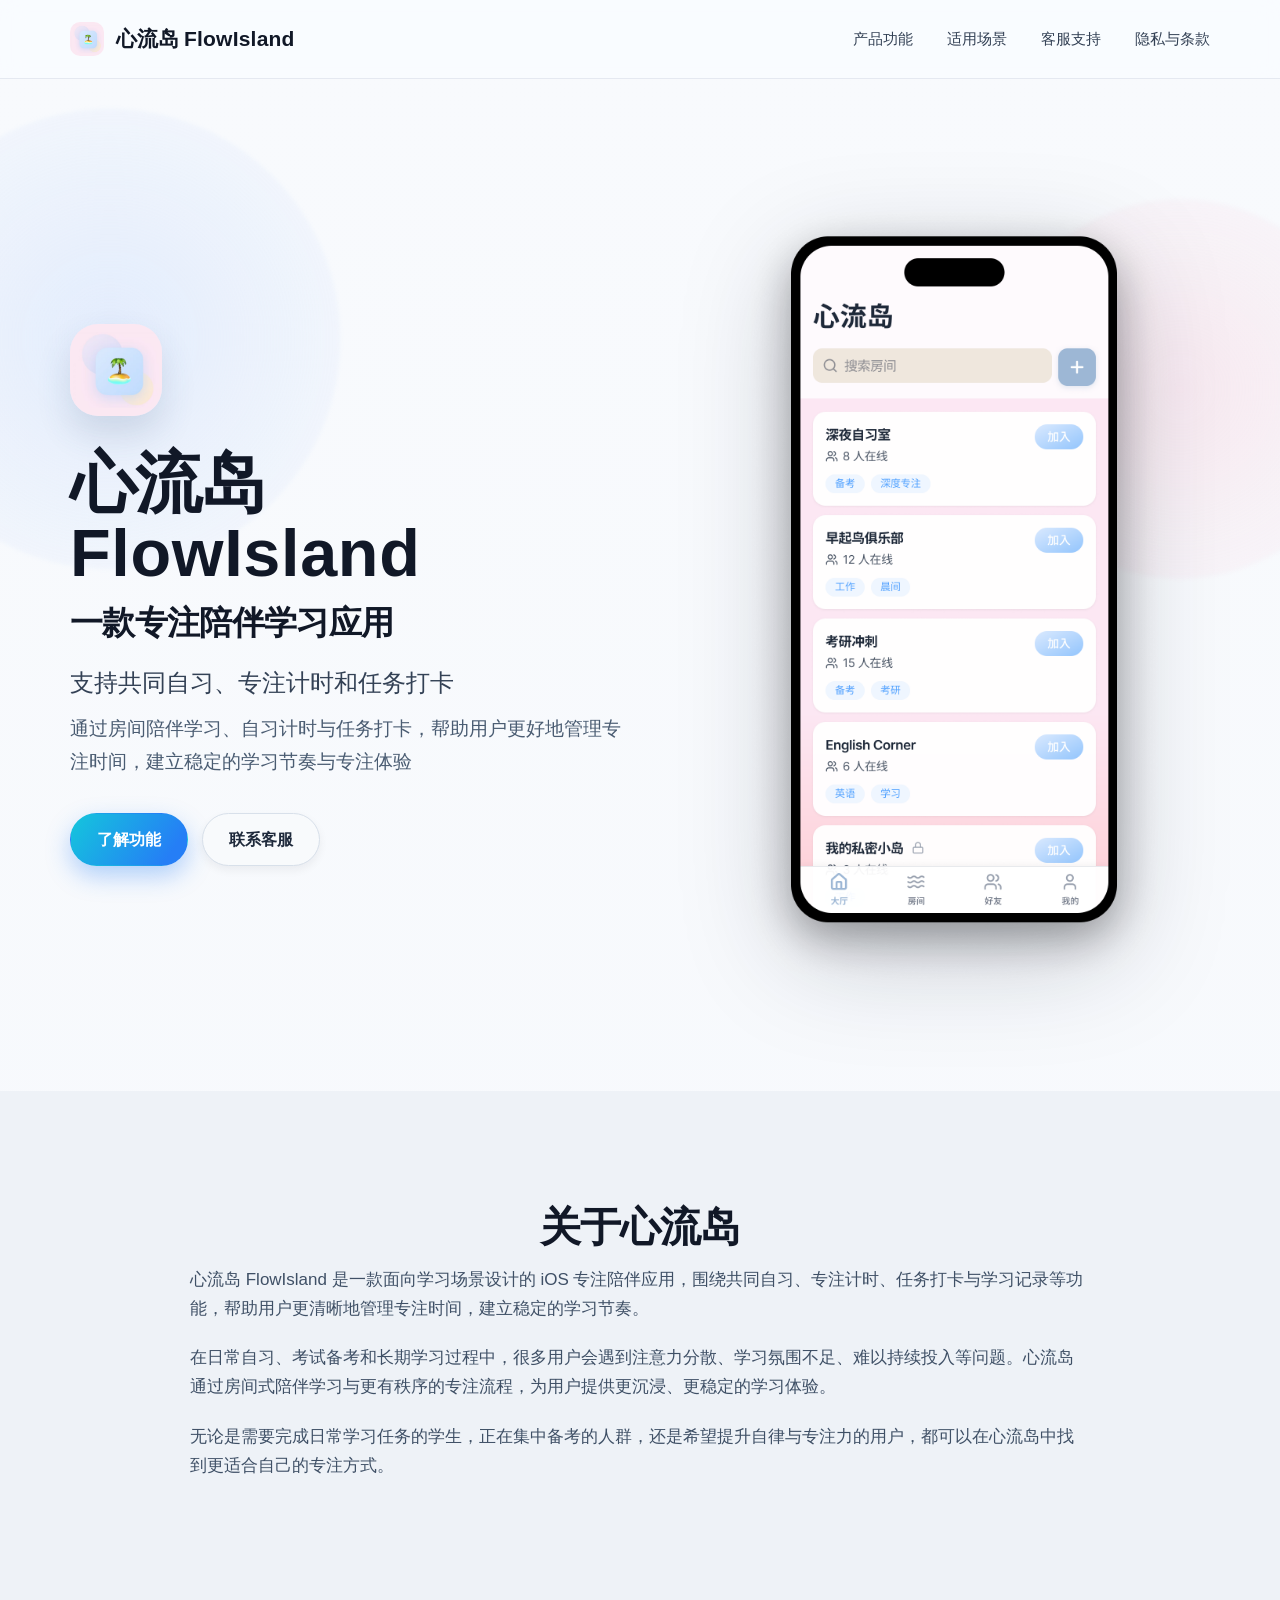
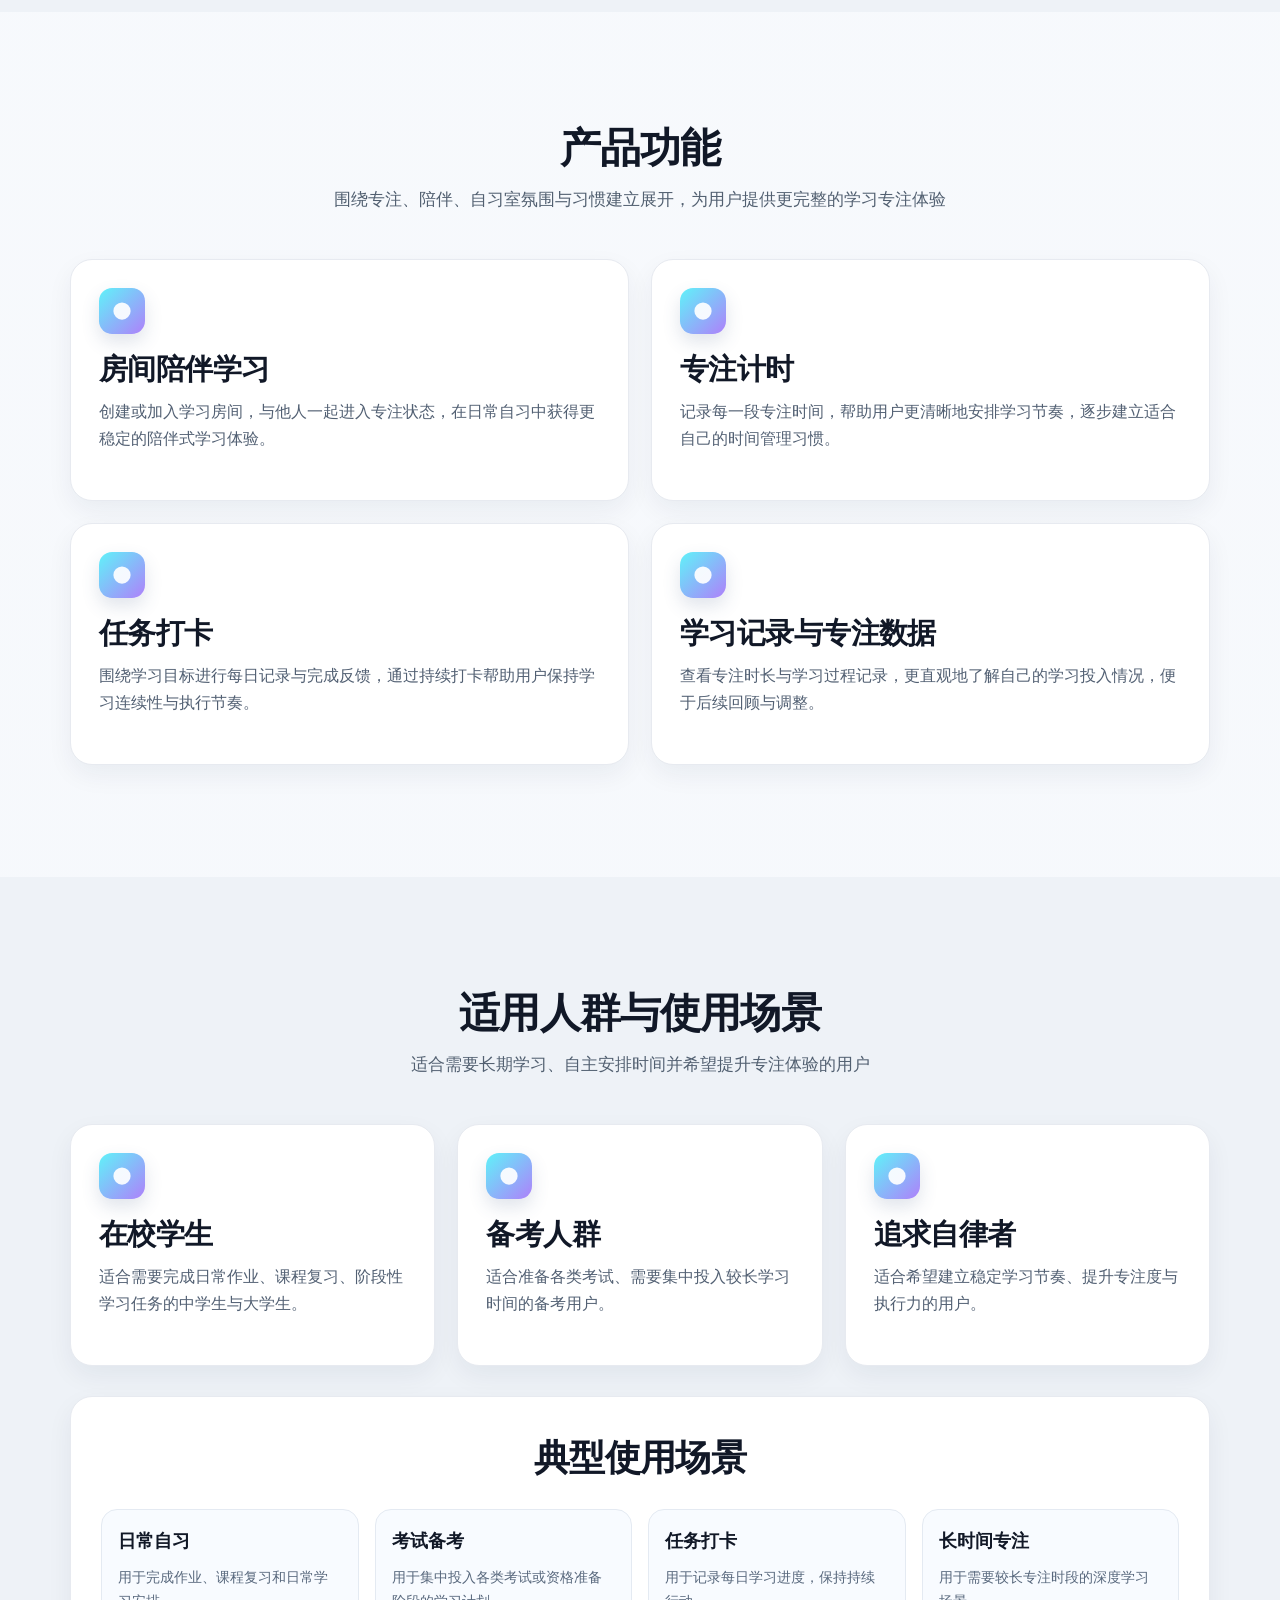
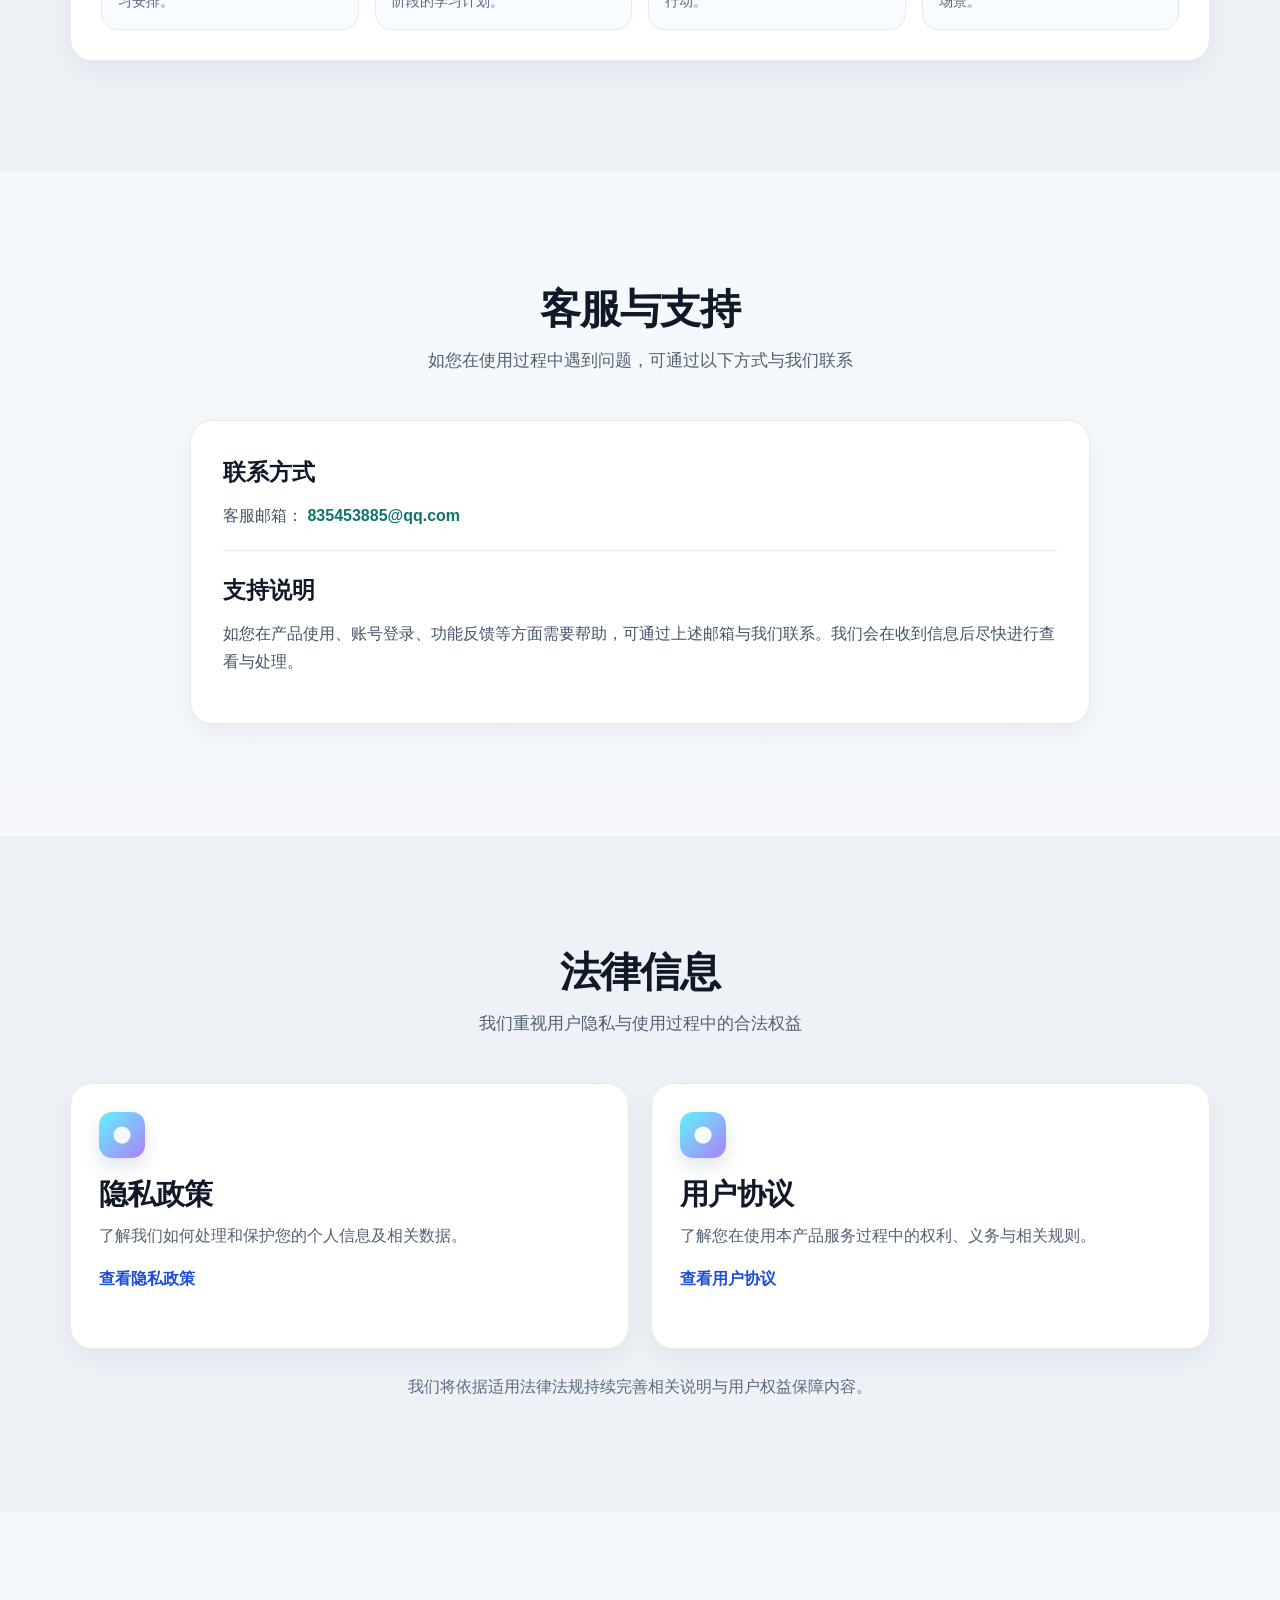
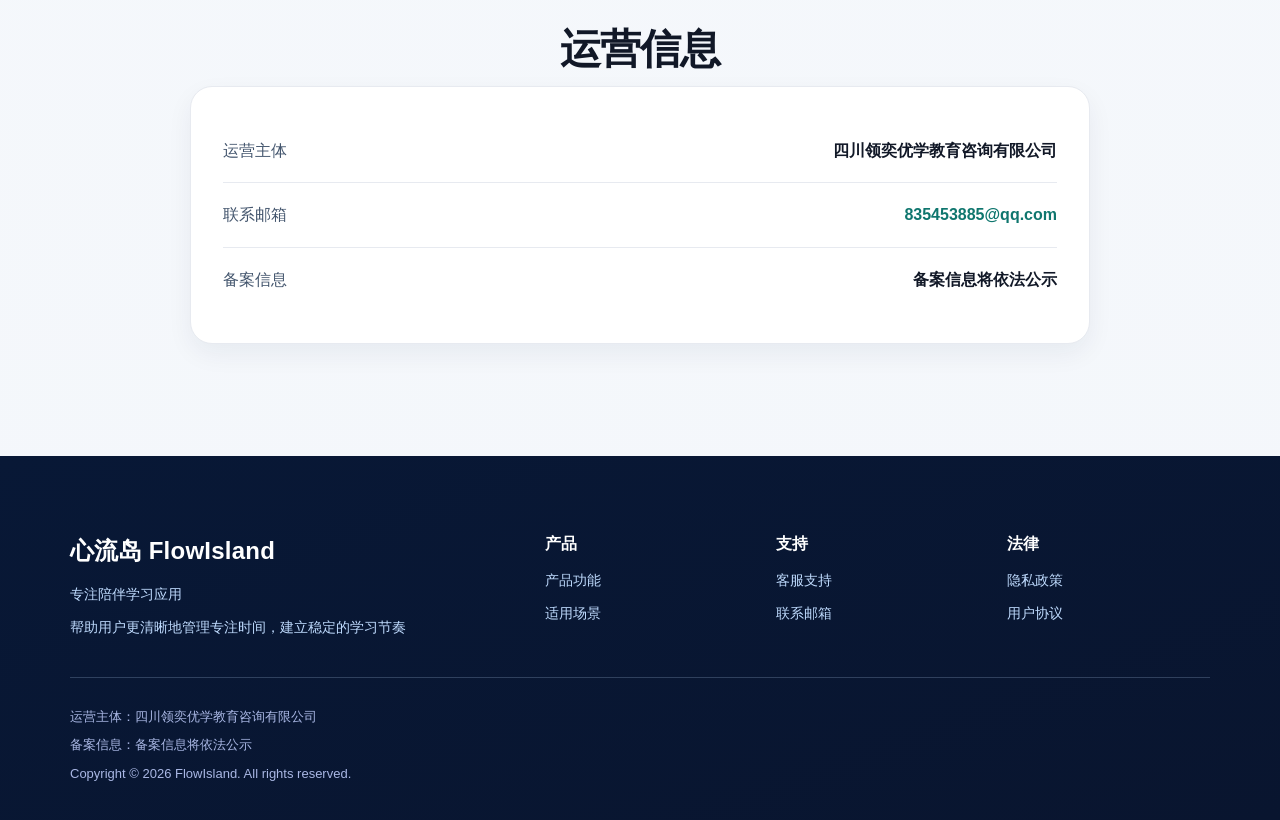
<file: index.html>
<!doctype html>
<html lang="zh-CN">
  <head>
    <meta charset="UTF-8" />
    <meta name="viewport" content="width=device-width, initial-scale=1.0" />
    <title>心流岛 FlowIsland - 专注陪伴学习应用</title>
    <meta
      name="description"
      content="心流岛 FlowIsland 是一款专注陪伴学习应用，提供共同自习、专注计时、任务打卡与学习记录功能，帮助建立稳定学习节奏。"
    />
    <meta name="keywords" content="心流岛, FlowIsland, 专注学习, 自习, 计时, 打卡" />
    <link rel="icon" type="image/svg+xml" href="assets/favicon.svg" />
    <link rel="stylesheet" href="style.css" />
  </head>
  <body>
    <header class="site-header" id="top">
      <div class="container nav-wrap">
        <a class="brand" href="#top" aria-label="返回顶部">
          <img src="assets/brand-logo.png" alt="FlowIsland 标识" />
          <span>心流岛 <span class="brand-en">FlowIsland</span></span>
        </a>
        <button class="menu-toggle" aria-label="打开导航菜单" aria-expanded="false">菜单</button>
        <nav class="nav-links" id="main-nav">
          <a href="#features">产品功能</a>
          <a href="#scenes">适用场景</a>
          <a href="#support">客服支持</a>
          <a href="https://iridescent-recess-87c.notion.site/Privacy-Policy-31a7ddce1430801980edc79c0a340423" target="_blank" rel="noopener noreferrer">隐私与条款</a>
        </nav>
      </div>
    </header>

    <main>
      <section class="hero section">
        <div class="container hero-grid">
          <div class="hero-content">
            <img class="hero-mark" src="assets/brand-logo.png" alt="心流岛图标" />
            <h1>心流岛 <span class="brand-en">FlowIsland</span></h1>
            <h2>一款专注陪伴学习应用</h2>
            <p class="hero-lead">支持共同自习、专注计时和任务打卡</p>
            <p class="hero-desc">
              通过房间陪伴学习、自习计时与任务打卡，帮助用户更好地管理专注时间，建立稳定的学习节奏与专注体验
            </p>
            <div class="hero-actions">
              <a class="btn btn-primary" href="#features">了解功能</a>
              <a class="btn btn-secondary" href="#support">联系客服</a>
            </div>
          </div>
          <div class="hero-device">
            <div class="device-frame" aria-label="FlowIsland 应用界面示意图">
              <img src="assets/hero-phone.png" alt="FlowIsland 应用界面 mockup" />
            </div>
          </div>
        </div>
      </section>

      <section class="section section-alt" id="about">
        <div class="container narrow">
          <h2 class="section-title">关于心流岛</h2>
          <div class="text-block">
            <p>心流岛 FlowIsland 是一款面向学习场景设计的 iOS 专注陪伴应用，围绕共同自习、专注计时、任务打卡与学习记录等功能，帮助用户更清晰地管理专注时间，建立稳定的学习节奏。</p>
            <p>在日常自习、考试备考和长期学习过程中，很多用户会遇到注意力分散、学习氛围不足、难以持续投入等问题。心流岛通过房间式陪伴学习与更有秩序的专注流程，为用户提供更沉浸、更稳定的学习体验。</p>
            <p>无论是需要完成日常学习任务的学生，正在集中备考的人群，还是希望提升自律与专注力的用户，都可以在心流岛中找到更适合自己的专注方式。</p>
          </div>
        </div>
      </section>

      <section class="section" id="features">
        <div class="container">
          <h2 class="section-title">产品功能</h2>
          <p class="section-subtitle">围绕专注、陪伴、自习室氛围与习惯建立展开，为用户提供更完整的学习专注体验</p>
          <div class="card-grid two-by-two">
            <article class="card"><img class="icon" src="assets/icon-feature-1.svg" alt="" /><h3>房间陪伴学习</h3><p>创建或加入学习房间，与他人一起进入专注状态，在日常自习中获得更稳定的陪伴式学习体验。</p></article>
            <article class="card"><img class="icon" src="assets/icon-feature-2.svg" alt="" /><h3>专注计时</h3><p>记录每一段专注时间，帮助用户更清晰地安排学习节奏，逐步建立适合自己的时间管理习惯。</p></article>
            <article class="card"><img class="icon" src="assets/icon-feature-3.svg" alt="" /><h3>任务打卡</h3><p>围绕学习目标进行每日记录与完成反馈，通过持续打卡帮助用户保持学习连续性与执行节奏。</p></article>
            <article class="card"><img class="icon" src="assets/icon-feature-4.svg" alt="" /><h3>学习记录与专注数据</h3><p>查看专注时长与学习过程记录，更直观地了解自己的学习投入情况，便于后续回顾与调整。</p></article>
          </div>
        </div>
      </section>

      <section class="section section-alt" id="scenes">
        <div class="container">
          <h2 class="section-title">适用人群与使用场景</h2>
          <p class="section-subtitle">适合需要长期学习、自主安排时间并希望提升专注体验的用户</p>
          <div class="card-grid three-col">
            <article class="card"><img class="icon" src="assets/icon-user-1.svg" alt="" /><h3>在校学生</h3><p>适合需要完成日常作业、课程复习、阶段性学习任务的中学生与大学生。</p></article>
            <article class="card"><img class="icon" src="assets/icon-user-2.svg" alt="" /><h3>备考人群</h3><p>适合准备各类考试、需要集中投入较长学习时间的备考用户。</p></article>
            <article class="card"><img class="icon" src="assets/icon-user-3.svg" alt="" /><h3>追求自律者</h3><p>适合希望建立稳定学习节奏、提升专注度与执行力的用户。</p></article>
          </div>
          <div class="scenario-strip">
            <h3>典型使用场景</h3>
            <div class="scenario-grid">
              <article><h4>日常自习</h4><p>用于完成作业、课程复习和日常学习安排。</p></article>
              <article><h4>考试备考</h4><p>用于集中投入各类考试或资格准备阶段的学习计划。</p></article>
              <article><h4>任务打卡</h4><p>用于记录每日学习进度，保持持续行动。</p></article>
              <article><h4>长时间专注</h4><p>用于需要较长专注时段的深度学习场景。</p></article>
            </div>
          </div>
        </div>
      </section>

      <section class="section" id="support">
        <div class="container narrow">
          <h2 class="section-title">客服与支持</h2>
          <p class="section-subtitle">如您在使用过程中遇到问题，可通过以下方式与我们联系</p>
          <div class="support-card">
            <h3>联系方式</h3>
            <p>客服邮箱： <a class="mail-link" href="mailto:835453885@qq.com">835453885@qq.com</a></p>
            <hr />
            <h3>支持说明</h3>
            <p>如您在产品使用、账号登录、功能反馈等方面需要帮助，可通过上述邮箱与我们联系。我们会在收到信息后尽快进行查看与处理。</p>
          </div>
        </div>
      </section>

      <section class="section section-alt" id="legal">
        <div class="container">
          <h2 class="section-title">法律信息</h2>
          <p class="section-subtitle">我们重视用户隐私与使用过程中的合法权益</p>
          <div class="card-grid two-col">
            <article class="card legal-card"><img class="icon" src="assets/icon-legal-1.svg" alt="" /><h3>隐私政策</h3><p>了解我们如何处理和保护您的个人信息及相关数据。</p><a class="text-link" href="https://iridescent-recess-87c.notion.site/Privacy-Policy-31a7ddce1430801980edc79c0a340423" target="_blank" rel="noopener noreferrer">查看隐私政策</a></article>
            <article class="card legal-card"><img class="icon" src="assets/icon-legal-2.svg" alt="" /><h3>用户协议</h3><p>了解您在使用本产品服务过程中的权利、义务与相关规则。</p><a class="text-link" href="https://iridescent-recess-87c.notion.site/31e7ddce14308078a47ec3f8056f56d1" target="_blank" rel="noopener noreferrer">查看用户协议</a></article>
          </div>
          <p class="legal-note">我们将依据适用法律法规持续完善相关说明与用户权益保障内容。</p>
        </div>
      </section>

      <section class="section" id="operation">
        <div class="container narrow">
          <h2 class="section-title">运营信息</h2>
          <div class="support-card">
            <div class="operation-row"><span>运营主体</span><strong>四川领奕优学教育咨询有限公司</strong></div>
            <div class="operation-row"><span>联系邮箱</span><a class="mail-link" href="mailto:835453885@qq.com">835453885@qq.com</a></div>
            <div class="operation-row"><span>备案信息</span><strong>备案信息将依法公示</strong></div>
          </div>
        </div>
      </section>
    </main>

    <footer class="site-footer">
      <div class="container footer-grid">
        <div>
          <h3>心流岛 <span class="brand-en">FlowIsland</span></h3>
          <p>专注陪伴学习应用</p>
          <p>帮助用户更清晰地管理专注时间，建立稳定的学习节奏</p>
        </div>
        <div><h4>产品</h4><a href="#features">产品功能</a><a href="#scenes">适用场景</a></div>
        <div><h4>支持</h4><a href="#support">客服支持</a><a href="mailto:835453885@qq.com">联系邮箱</a></div>
        <div><h4>法律</h4><a href="https://iridescent-recess-87c.notion.site/Privacy-Policy-31a7ddce1430801980edc79c0a340423" target="_blank" rel="noopener noreferrer">隐私政策</a><a href="https://iridescent-recess-87c.notion.site/31e7ddce14308078a47ec3f8056f56d1" target="_blank" rel="noopener noreferrer">用户协议</a></div>
      </div>
      <div class="container footer-bottom">
        <p>运营主体：四川领奕优学教育咨询有限公司</p>
        <p>备案信息：备案信息将依法公示</p>
        <p>Copyright © 2026 FlowIsland. All rights reserved.</p>
      </div>
    </footer>

    <script src="script.js"></script>
  </body>
</html>
</file>
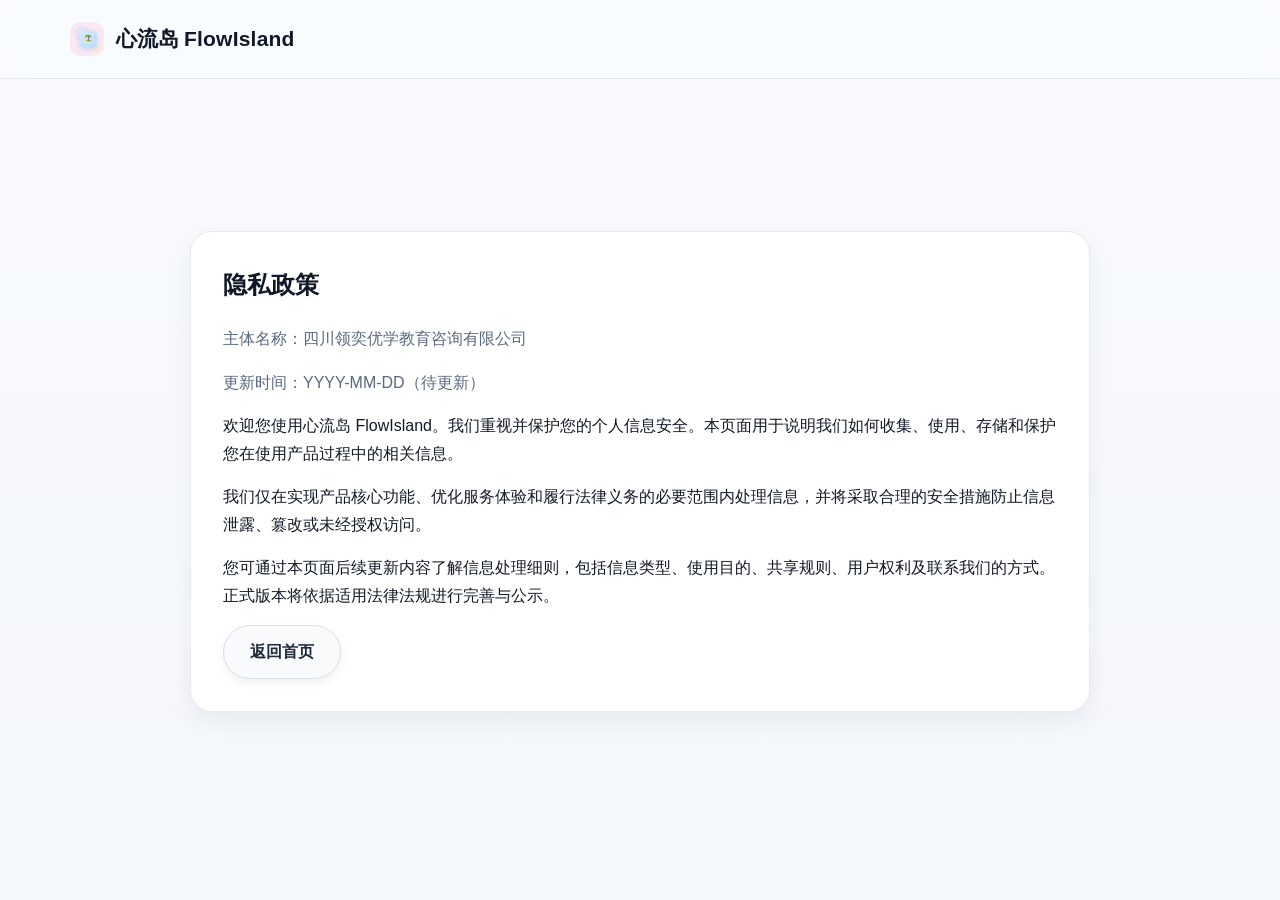
<file: privacy.html>
<!doctype html>
<html lang="zh-CN">
  <head>
    <meta charset="UTF-8" />
    <meta name="viewport" content="width=device-width, initial-scale=1.0" />
    <title>隐私政策 - 心流岛 FlowIsland</title>
    <meta name="description" content="心流岛 FlowIsland 隐私政策页面。" />
    <link rel="icon" type="image/svg+xml" href="assets/favicon.svg" />
    <link rel="stylesheet" href="style.css" />
  </head>
  <body>
    <header class="site-header">
      <div class="container nav-wrap">
        <a class="brand" href="index.html">
          <img src="assets/brand-logo.png" alt="FlowIsland 标识" />
          <span>心流岛 <span class="brand-en">FlowIsland</span></span>
        </a>
      </div>
    </header>

    <main class="doc-main section">
      <div class="container narrow">
        <article class="doc-card">
          <h1>隐私政策</h1>
          <p class="doc-meta">主体名称：四川领奕优学教育咨询有限公司</p>
          <p class="doc-meta">更新时间：YYYY-MM-DD（待更新）</p>
          <p>欢迎您使用心流岛 FlowIsland。我们重视并保护您的个人信息安全。本页面用于说明我们如何收集、使用、存储和保护您在使用产品过程中的相关信息。</p>
          <p>我们仅在实现产品核心功能、优化服务体验和履行法律义务的必要范围内处理信息，并将采取合理的安全措施防止信息泄露、篡改或未经授权访问。</p>
          <p>您可通过本页面后续更新内容了解信息处理细则，包括信息类型、使用目的、共享规则、用户权利及联系我们的方式。正式版本将依据适用法律法规进行完善与公示。</p>
          <a class="btn btn-secondary" href="index.html">返回首页</a>
        </article>
      </div>
    </main>
  </body>
</html>
</file>
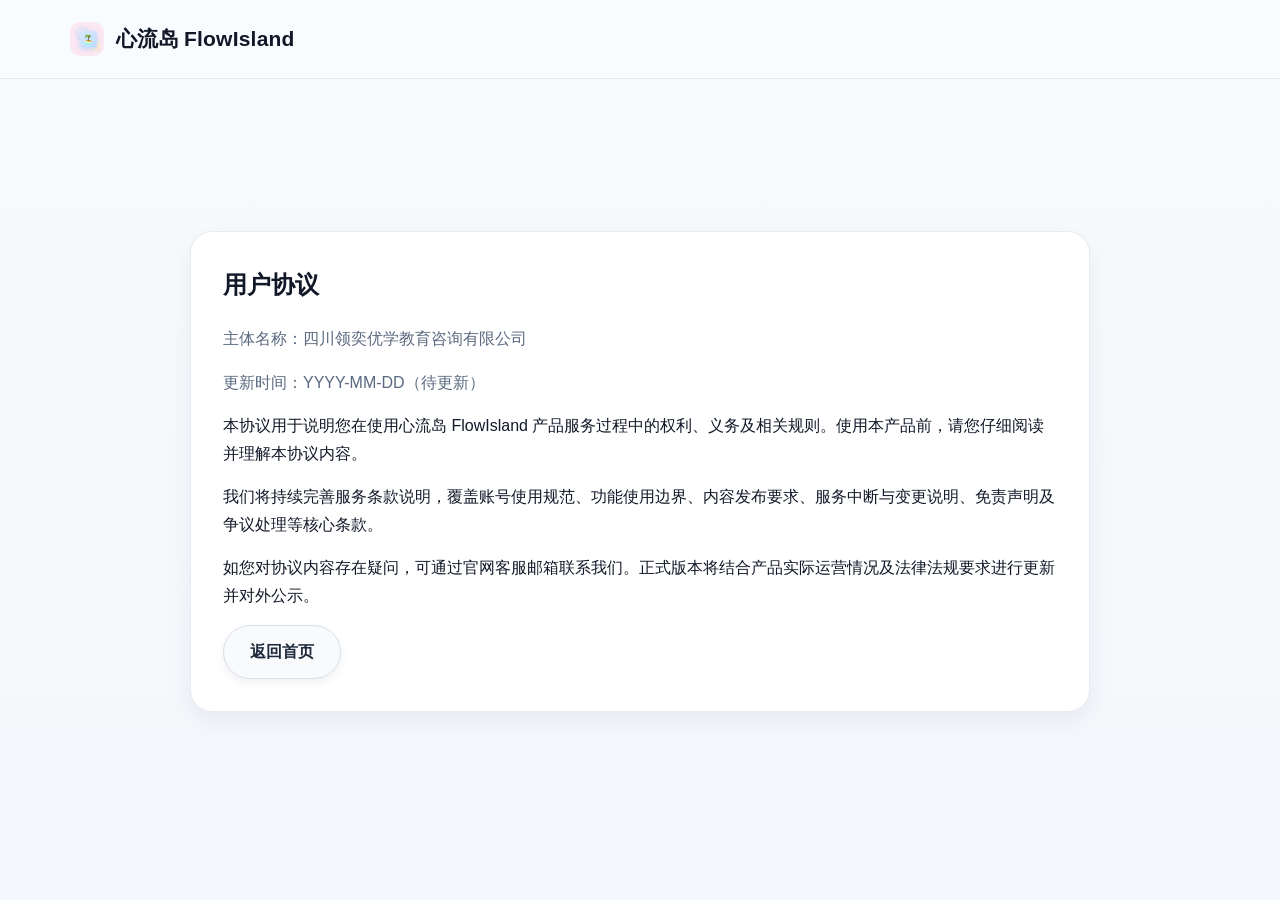
<file: terms.html>
<!doctype html>
<html lang="zh-CN">
  <head>
    <meta charset="UTF-8" />
    <meta name="viewport" content="width=device-width, initial-scale=1.0" />
    <title>用户协议 - 心流岛 FlowIsland</title>
    <meta name="description" content="心流岛 FlowIsland 用户协议页面。" />
    <link rel="icon" type="image/svg+xml" href="assets/favicon.svg" />
    <link rel="stylesheet" href="style.css" />
  </head>
  <body>
    <header class="site-header">
      <div class="container nav-wrap">
        <a class="brand" href="index.html">
          <img src="assets/brand-logo.png" alt="FlowIsland 标识" />
          <span>心流岛 <span class="brand-en">FlowIsland</span></span>
        </a>
      </div>
    </header>

    <main class="doc-main section">
      <div class="container narrow">
        <article class="doc-card">
          <h1>用户协议</h1>
          <p class="doc-meta">主体名称：四川领奕优学教育咨询有限公司</p>
          <p class="doc-meta">更新时间：YYYY-MM-DD（待更新）</p>
          <p>本协议用于说明您在使用心流岛 FlowIsland 产品服务过程中的权利、义务及相关规则。使用本产品前，请您仔细阅读并理解本协议内容。</p>
          <p>我们将持续完善服务条款说明，覆盖账号使用规范、功能使用边界、内容发布要求、服务中断与变更说明、免责声明及争议处理等核心条款。</p>
          <p>如您对协议内容存在疑问，可通过官网客服邮箱联系我们。正式版本将结合产品实际运营情况及法律法规要求进行更新并对外公示。</p>
          <a class="btn btn-secondary" href="index.html">返回首页</a>
        </article>
      </div>
    </main>
  </body>
</html>
</file>
<file: style.css>
:root {
  --bg: #f5f6fa;
  --bg-soft: #eef2f7;
  --panel: #ffffff;
  --text: #111827;
  --muted: #475569;
  --line: #e7eaf0;
  --line-strong: #dbe2ec;
  --primary: #178cf6;
  --navy: #07142f;
  --max: 1140px;
  --radius-card: 22px;
  --shadow-card: 0 10px 26px rgba(18, 38, 63, 0.06);
}
* { box-sizing: border-box; }
html { scroll-behavior: smooth; }
body {
  margin: 0;
  font-family: -apple-system, BlinkMacSystemFont, "PingFang SC", "Microsoft YaHei", sans-serif;
  color: var(--text);
  background: linear-gradient(180deg, #f8fafd 0%, #f4f7fb 100%);
  line-height: 1.72;
}
a { color: inherit; text-decoration: none; }
.container { width: min(var(--max), calc(100% - 48px)); margin: 0 auto; }
.narrow { width: min(900px, calc(100% - 48px)); }
.section { padding: 112px 0; }
.section-alt { background: var(--bg-soft); }
.section-title {
  margin: 0 0 12px;
  text-align: center;
  letter-spacing: -0.02em;
  font-size: clamp(34px, 3.2vw, 48px);
  line-height: 1.2;
}
.section-subtitle {
  margin: 0 auto 44px;
  text-align: center;
  color: #526071;
  font-size: clamp(16px, 1.35vw, 20px);
  max-width: 860px;
}

.site-header {
  position: sticky;
  top: 0;
  z-index: 120;
  backdrop-filter: blur(12px);
  background: rgba(250, 252, 255, 0.86);
  border-bottom: 1px solid rgba(120, 137, 165, 0.16);
}
.nav-wrap { min-height: 78px; display: flex; align-items: center; justify-content: space-between; gap: 20px; }
.brand { display: inline-flex; align-items: center; gap: 12px; font-weight: 700; font-size: 21px; letter-spacing: -0.01em; }
.brand img { width: 34px; height: 34px; border-radius: 10px; }
.brand-en {
  font-family: "SF Pro Display", "Segoe UI", Arial, sans-serif;
  letter-spacing: 0.01em;
}
.nav-links { display: flex; gap: 34px; font-size: 15px; color: #334155; }
.nav-links a { font-weight: 520; transition: color .18s ease; }
.nav-links a:hover { color: var(--primary); }
.menu-toggle { display: none; border: 1px solid var(--line-strong); border-radius: 12px; background: #fff; padding: 8px 13px; }

.hero {
  position: relative;
  overflow: hidden;
  padding-top: 126px;
  padding-bottom: 106px;
}
.hero::before,
.hero::after {
  content: "";
  position: absolute;
  border-radius: 999px;
  pointer-events: none;
  filter: blur(2px);
}
.hero::before {
  width: 460px; height: 460px;
  left: -120px; top: 30px;
  background: radial-gradient(circle, rgba(201, 220, 252, 0.45), rgba(201, 220, 252, 0.02));
}
.hero::after {
  width: 380px; height: 380px;
  right: -90px; top: 120px;
  background: radial-gradient(circle, rgba(247, 206, 220, 0.38), rgba(247, 206, 220, 0.02));
}
.hero-grid {
  position: relative;
  z-index: 2;
  display: grid;
  grid-template-columns: 1.04fr 0.96fr;
  gap: 72px;
  align-items: center;
}
.hero-mark {
  width: 92px;
  height: 92px;
  margin-bottom: 24px;
  border-radius: 28px;
  box-shadow: 0 18px 34px rgba(53, 79, 121, 0.16);
}
.hero-content h1 {
  margin: 0 0 14px;
  font-size: clamp(48px, 5.2vw, 74px);
  line-height: 1.05;
  letter-spacing: -0.03em;
}
.hero-content h2 {
  margin: 0 0 20px;
  font-size: clamp(30px, 2.6vw, 40px);
  line-height: 1.18;
  letter-spacing: -0.02em;
}
.hero-content .hero-lead {
  margin: 0 0 10px;
  font-size: 24px;
  color: #334155;
  font-weight: 520;
}
.hero-content .hero-desc {
  margin: 0;
  max-width: 620px;
  font-size: 19px;
  color: #4a5c72;
}
.hero-actions { margin-top: 34px; display: flex; gap: 14px; flex-wrap: wrap; }
.btn {
  display: inline-flex;
  align-items: center;
  justify-content: center;
  min-height: 48px;
  padding: 12px 26px;
  border-radius: 999px;
  font-weight: 620;
  border: 1px solid transparent;
  transition: transform .18s ease, box-shadow .18s ease;
}
.btn:hover { transform: translateY(-1px); }
.btn-primary {
  background: linear-gradient(125deg, #14c6dc 0%, #257ef6 84%);
  color: #fff;
  box-shadow: 0 10px 25px rgba(39, 126, 246, 0.34);
}
.btn-secondary {
  background: #f8fafc;
  border-color: #d8e0ea;
  color: #1e293b;
  box-shadow: 0 4px 10px rgba(15, 23, 42, 0.06);
}

.hero-device { display: flex; justify-content: center; }
.device-frame {
  width: min(420px, 100%);
  padding: 0;
  background: transparent;
  border-radius: 0;
  box-shadow: none;
}
.device-frame img {
  width: 100%;
  display: block;
  border-radius: 26px;
  background: transparent;
  filter: drop-shadow(0 26px 52px rgba(8, 15, 34, 0.22));
}

.text-block p { color: #3f5066; margin: 0 0 20px; font-size: 17px; }
.card-grid { display: grid; gap: 22px; }
.two-by-two, .two-col { grid-template-columns: repeat(2, minmax(0, 1fr)); }
.three-col { grid-template-columns: repeat(3, minmax(0, 1fr)); }

.card,
.support-card,
.scenario-strip {
  background: var(--panel);
  border: 1px solid var(--line);
  border-radius: var(--radius-card);
  box-shadow: var(--shadow-card);
}
.card {
  padding: 28px;
  min-height: 242px;
}
.card h3 { margin: 10px 0 10px; font-size: 29px; letter-spacing: -0.02em; line-height: 1.22; }
.card p { margin: 0; color: #526073; font-size: 16px; }
.icon {
  width: 46px;
  height: 46px;
  border-radius: 13px;
  box-shadow: 0 8px 18px rgba(65, 90, 130, 0.16);
}

.scenario-strip { margin-top: 30px; padding: 30px; }
.scenario-strip h3 { text-align: center; margin: 0 0 20px; font-size: 36px; letter-spacing: -0.02em; }
.scenario-grid { display: grid; grid-template-columns: repeat(4, minmax(0, 1fr)); gap: 16px; }
.scenario-grid article {
  background: #f8fbff;
  border: 1px solid #e4eaf2;
  border-radius: 16px;
  padding: 16px;
}
.scenario-grid h4 { margin: 0 0 8px; font-size: 18px; }
.scenario-grid p { margin: 0; color: #58687d; font-size: 14px; }

.support-card { padding: 32px; }
.support-card h3 { margin: 0 0 10px; font-size: 23px; }
.support-card p { margin: 0 0 16px; color: #44546a; }
.support-card hr { border: 0; border-top: 1px solid var(--line); margin: 20px 0; }
.mail-link { color: #0f766e; font-weight: 700; }
.legal-card { min-height: 266px; }
.text-link { display: inline-block; margin-top: 16px; font-weight: 700; color: #1d4ed8; }
.legal-note { margin: 24px 0 0; text-align: center; color: #5a6880; }
.operation-row {
  padding: 18px 0;
  border-bottom: 1px solid var(--line);
  display: flex;
  justify-content: space-between;
  align-items: center;
  gap: 20px;
}
.operation-row:last-child { border-bottom: 0; }
.operation-row span { color: #43556d; }

.site-footer {
  background: linear-gradient(160deg, #081836 0%, #09152f 100%);
  color: #dbeafe;
  padding: 74px 0 28px;
}
.footer-grid { display: grid; grid-template-columns: 2.2fr 1fr 1fr 1fr; gap: 28px; }
.site-footer h3,
.site-footer h4 { margin: 0 0 10px; color: #fff; }
.site-footer h3 { font-size: 24px; }
.site-footer p,
.site-footer a { margin: 0 0 9px; color: #bfdbfe; display: block; font-size: 14px; line-height: 1.75; }
.footer-bottom {
  margin-top: 28px;
  padding-top: 22px;
  border-top: 1px solid rgba(191, 219, 254, 0.21);
}
.footer-bottom p { margin: 6px 0; color: #a9b7e4; font-size: 13px; }

.doc-main { min-height: calc(100vh - 220px); }
.doc-card {
  margin: 40px auto 76px;
  background: #fff;
  border: 1px solid var(--line);
  border-radius: 22px;
  padding: 32px;
  box-shadow: var(--shadow-card);
}
.doc-card h1 { margin-top: 0; }
.doc-meta { color: #5b6a80; }

@media (max-width: 1050px) {
  .hero-grid { gap: 44px; }
  .hero-content .hero-lead { font-size: 21px; }
  .card h3 { font-size: 25px; }
}

@media (max-width: 980px) {
  .hero-grid,
  .three-col,
  .two-by-two,
  .two-col,
  .scenario-grid,
  .footer-grid { grid-template-columns: 1fr; }
  .hero { padding-top: 96px; }
  .hero-device { order: -1; }
  .card { min-height: 0; }
  .device-frame { width: min(380px, 92%); }
}

@media (max-width: 760px) {
  .container,
  .narrow { width: calc(100% - 30px); }
  .section { padding: 76px 0; }
  .section-title { font-size: 34px; }
  .section-subtitle { margin-bottom: 30px; font-size: 16px; }
  .nav-wrap { min-height: 66px; position: relative; }
  .brand { font-size: 18px; }
  .menu-toggle { display: inline-flex; }
  .nav-links {
    position: absolute;
    right: 0;
    top: 62px;
    width: 224px;
    padding: 12px;
    border-radius: 14px;
    border: 1px solid var(--line);
    background: #fff;
    flex-direction: column;
    gap: 6px;
    box-shadow: 0 16px 34px rgba(15, 23, 42, 0.12);
    opacity: 0;
    pointer-events: none;
    transform: translateY(-8px);
    transition: all 0.2s ease;
  }
  .nav-links.open { opacity: 1; pointer-events: auto; transform: translateY(0); }
  .hero-mark { width: 74px; height: 74px; margin-bottom: 18px; }
  .hero-content h1 { font-size: 46px; }
  .hero-content h2 { font-size: 28px; }
  .hero-content .hero-lead { font-size: 20px; }
  .hero-content .hero-desc { font-size: 16px; }
  .card h3 { font-size: 24px; }
  .scenario-strip h3 { font-size: 30px; }
  .operation-row { flex-direction: column; align-items: flex-start; gap: 6px; }
}
</file>
